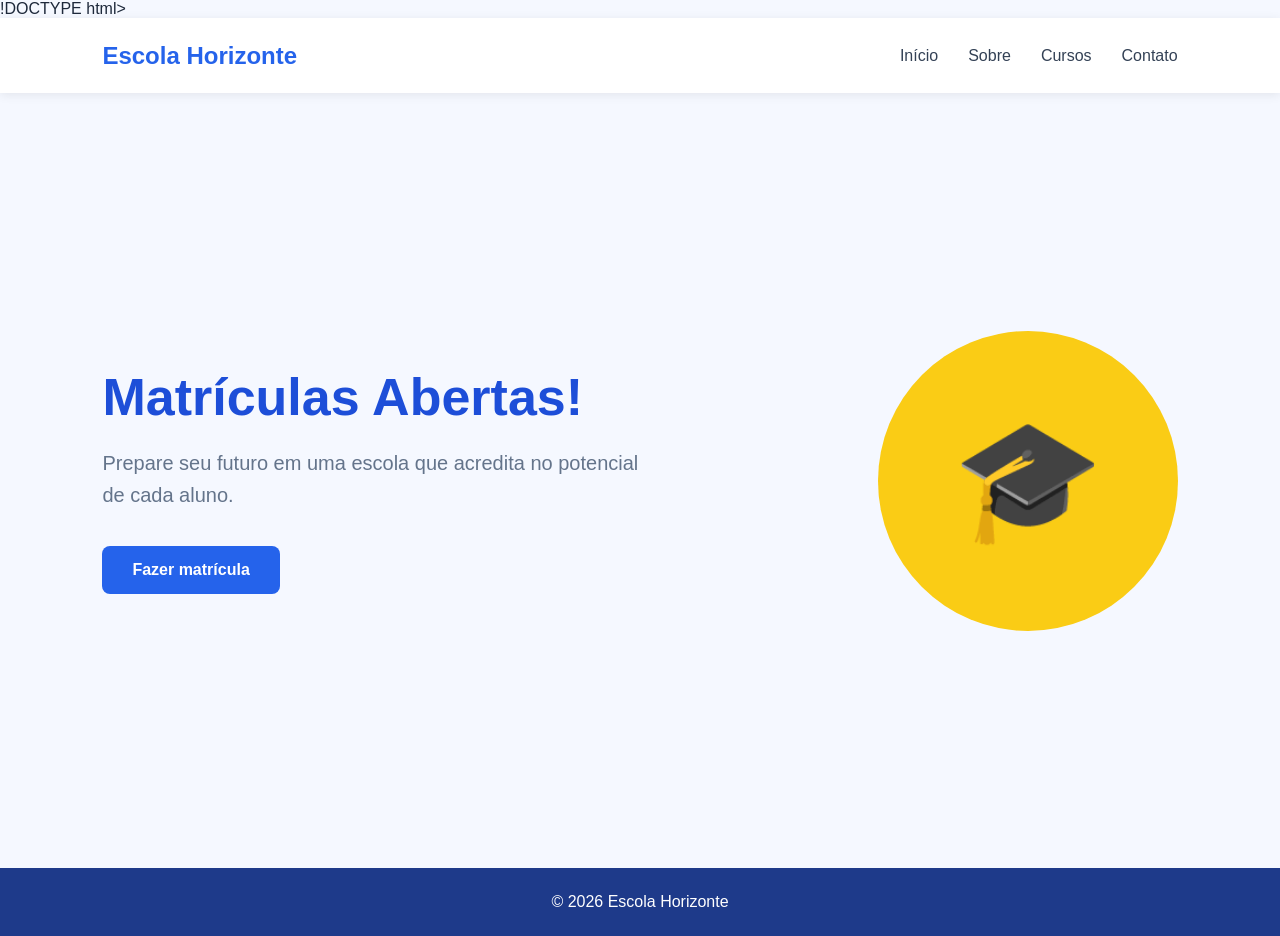
<file: index.html>
!DOCTYPE html>
<html lang="pt-BR">
<head>
    <meta charset="UTF-8">
    <meta name="viewport" content="width=device-width, initial-scale=1.0">
    <title>Escola Horizonte - Matrículas</title>
    <link rel="stylesheet" href="style.css">
</head>

<body>

    <header>
        <div class="logo">Escola Horizonte</div>

        <nav>
            <a href="#">Início</a>
            <a href="#">Sobre</a>
            <a href="#">Cursos</a>
            <a href="#">Contato</a>
        </nav>
    </header>

    <main>
        <section class="inicio">
            <div class="texto">
                <h1>Matrículas Abertas!</h1>

                <p>
                    Prepare seu futuro em uma escola que acredita
                    no potencial de cada aluno.
                </p>

                <a href="cadastro.html" class="botao">
                    Fazer matrícula
                </a>
            </div>

            <div class="imagem">
                <div class="circulo">🎓</div>
            </div>
        </section>
    </main>

    <footer>
        <p>© 2026 Escola Horizonte</p>
    </footer>

</body>
</html>
</file>
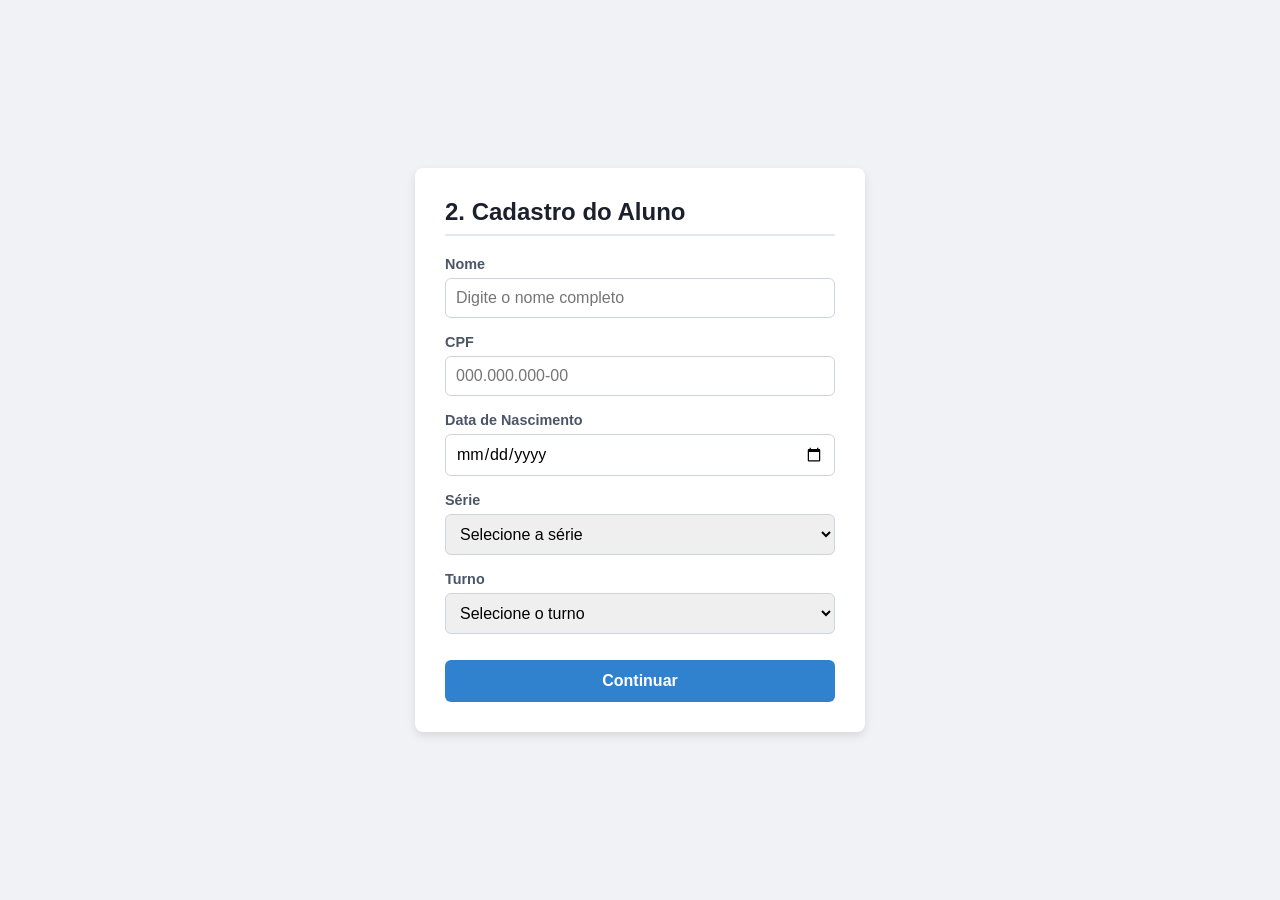
<file: cadAluno.html>
<!DOCTYPE html>
<html lang="pt-PT">
<head>
  <meta charset="UTF-8">
  <meta name="viewport" content="width=device-width, initial-scale=1.0">
  <title>Cadastro do Aluno</title>
  <style>
    * {
      box-sizing: border-box;
      margin: 0;
      padding: 0;
      font-family: Arial, sans-serif;
    }

    body {
      background-color: #f0f2f5;
      display: flex;
      justify-content: center;
      align-items: center;
      min-height: 100vh;
      padding: 20px;
    }

    .form-container {
      background: #ffffff;
      padding: 30px;
      border-radius: 8px;
      box-shadow: 0 4px 10px rgba(0, 0, 0, 0.1);
      width: 100%;
      max-width: 450px;
    }

    h2 {
      margin-bottom: 20px;
      color: #1a202c;
      font-size: 1.5rem;
      border-bottom: 2px solid #e2e8f0;
      padding-bottom: 8px;
    }

    .form-group {
      margin-bottom: 16px;
    }

    label {
      display: block;
      margin-bottom: 6px;
      font-weight: bold;
      color: #4a5568;
      font-size: 0.9rem;
    }

    input, select {
      width: 100%;
      padding: 10px;
      border: 1px solid #cbd5e0;
      border-radius: 6px;
      font-size: 1rem;
    }

    input:focus, select:focus {
      outline: none;
      border-color: #3182ce;
    }

    .btn-continuar {
      width: 100%;
      padding: 12px;
      background-color: #3182ce;
      color: white;
      border: none;
      border-radius: 6px;
      font-size: 1rem;
      font-weight: bold;
      cursor: pointer;
      margin-top: 10px;
      transition: background-color 0.2s;
    }

    .btn-continuar:hover {
      background-color: #2b6cb0;
    }
  </style>
</head>
<body>

  <div class="form-container">
    <h2>2. Cadastro do Aluno</h2>
    
    <form id="cadastroAlunoForm">
      <!-- Nome -->
      <div class="form-group">
        <label for="nome">Nome</label>
        <input type="text" id="nome" name="nome" placeholder="Digite o nome completo" required>
      </div>

      <!-- CPF -->
      <div class="form-group">
        <label for="cpf">CPF</label>
        <input type="text" id="cpf" name="cpf" placeholder="000.000.000-00" maxlength="14" required>
      </div>

      <!-- Data de Nascimento -->
      <div class="form-group">
        <label for="dataNascimento">Data de Nascimento</label>
        <input type="date" id="dataNascimento" name="dataNascimento" required>
      </div>

      <!-- Série e Turno -->
      <div class="form-group">
        <label for="serie">Série</label>
        <select id="serie" name="serie" required>
          <option value="">Selecione a série</option>
          <option value="1º Ano">1º Ano</option>
          <option value="2º Ano">2º Ano</option>
          <option value="3º Ano">3º Ano</option>
        </select>
      </div>

      <div class="form-group">
        <label for="turno">Turno</label>
        <select id="turno" name="turno" required>
          <option value="">Selecione o turno</option>
          <option value="Manhã">Manhã</option>
          <option value="Tarde">Tarde</option>
          <option value="Noite">Noite</option>
        </select>
      </div>

      <!-- Botão Continuar -->
      <button type="submit" class="btn-continuar">Continuar</button>
    </form>
  </div>

  <script>
    // Formatação automática do CPF
    const cpfInput = document.getElementById('cpf');
    cpfInput.addEventListener('input', (e) => {
      let value = e.target.value.replace(/\D/g, '');
      if (value.length > 11) value = value.slice(0, 11);
      value = value.replace(/(\d{3})(\d)/, '$1.$2');
      value = value.replace(/(\d{3})(\d)/, '$1.$2');
      value = value.replace(/(\d{3})(\d{1,2})$/, '$1-$2');
      e.target.value = value;
    });

    // Ação do Botão Continuar
    document.getElementById('cadastroAlunoForm').addEventListener('submit', (e) => {
      e.preventDefault();
      alert('Dados do aluno submetidos com sucesso!');
    });
  </script>

</body>
</html>
</file>
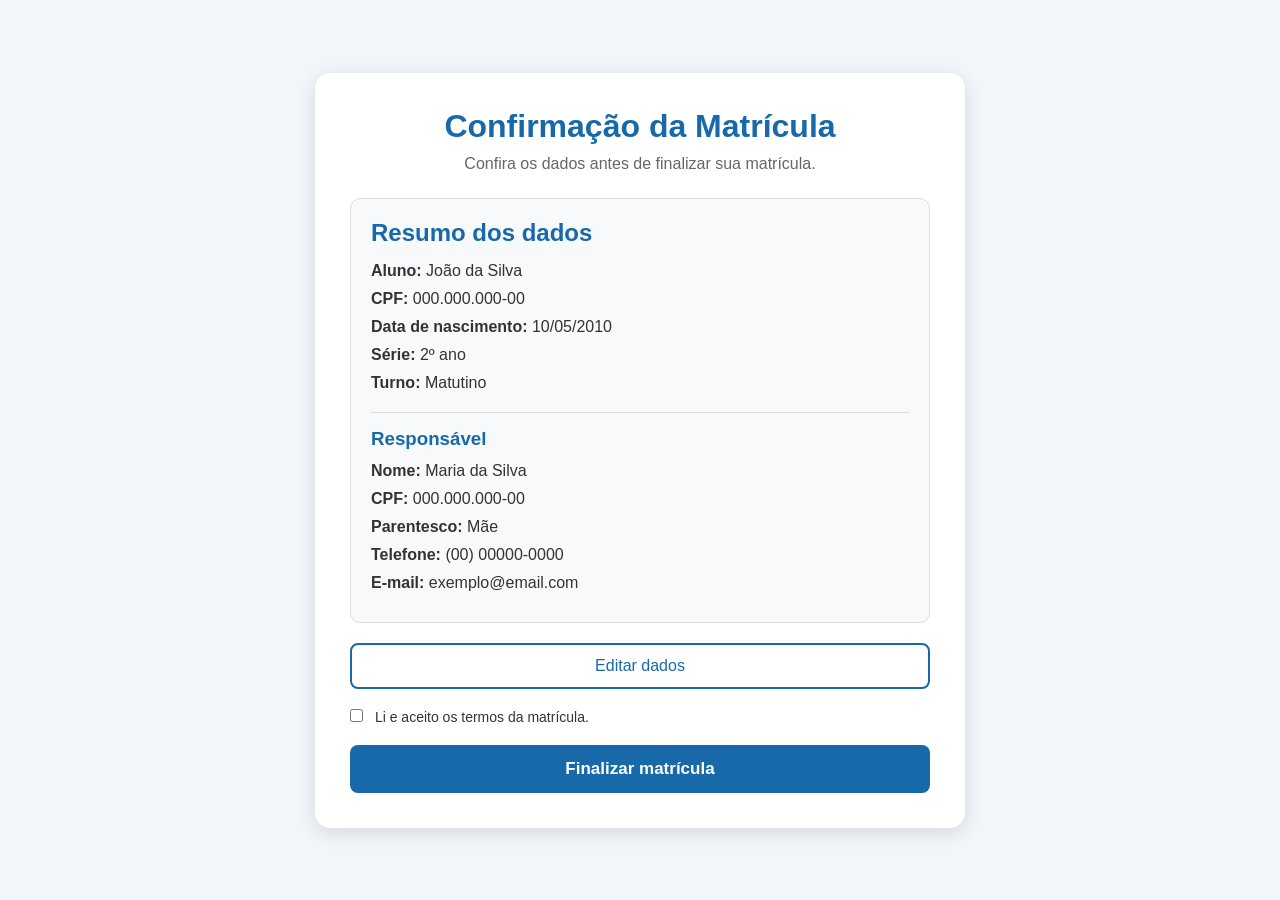
<file: Confirmacao.html>
<!DOCTYPE html>
<html lang="pt-BR">
<head>
    <meta charset="UTF-8">
    <meta name="viewport" content="width=device-width, initial-scale=1.0">
    <title>Confirmação da Matrícula</title>

    <!-- CSS -->
    <link rel="stylesheet" href="style.css">
</head>

<body>

    <div class="container">

        <div class="card">

            <h1>Confirmação da Matrícula</h1>

            <p class="subtitulo">
                Confira os dados antes de finalizar sua matrícula.
            </p>

            <!-- Resumo dos dados -->
            <div class="resumo">

                <h2>Resumo dos dados</h2>

                <div class="dados">
                    <p><strong>Aluno:</strong> João da Silva</p>
                    <p><strong>CPF:</strong> 000.000.000-00</p>
                    <p><strong>Data de nascimento:</strong> 10/05/2010</p>
                    <p><strong>Série:</strong> 2º ano</p>
                    <p><strong>Turno:</strong> Matutino</p>
                </div>

                <div class="responsavel">
                    <h3>Responsável</h3>

                    <p><strong>Nome:</strong> Maria da Silva</p>
                    <p><strong>CPF:</strong> 000.000.000-00</p>
                    <p><strong>Parentesco:</strong> Mãe</p>
                    <p><strong>Telefone:</strong> (00) 00000-0000</p>
                    <p><strong>E-mail:</strong> exemplo@email.com</p>
                </div>

            </div>

            <!-- Botão editar -->
            <button class="editar">Editar dados</button>

            <!-- Termos -->
            <div class="termos">
                <label>
                    <input type="checkbox" id="aceite">
                    Li e aceito os termos da matrícula.
                </label>
            </div>

            <!-- Finalizar -->
            <button class="finalizar" onclick="finalizarMatricula()">
                Finalizar matrícula
            </button>

            <!-- Mensagem -->
            <div id="mensagem" class="mensagem">
                Matrícula concluída com sucesso!
            </div>

        </div>

    </div>

    <script>
        function finalizarMatricula() {

            const aceite = document.getElementById("aceite");
            const mensagem = document.getElementById("mensagem");

            if (!aceite.checked) {
                alert("Você precisa aceitar os termos da matrícula.");
                return;
            }

            mensagem.style.display = "block";
        }
    </script>

</body>
</html>

<style>
* {
    margin: 0;
    padding: 0;
    box-sizing: border-box;
}

body {
    font-family: Arial, sans-serif;
    background-color: #f2f6fa;
    color: #333;
}

.container {
    width: 100%;
    min-height: 100vh;

    display: flex;
    justify-content: center;
    align-items: center;

    padding: 30px;
}

.card {
    width: 100%;
    max-width: 650px;

    background-color: white;
    padding: 35px;

    border-radius: 15px;

    box-shadow: 0 5px 20px rgba(0, 0, 0, 0.12);
}

h1 {
    text-align: center;
    color: #1769aa;
    margin-bottom: 10px;
}

.subtitulo {
    text-align: center;
    color: #666;
    margin-bottom: 25px;
}

.resumo {
    background-color: #f7f9fb;
    border: 1px solid #ddd;
    border-radius: 10px;

    padding: 20px;
}

.resumo h2 {
    color: #1769aa;
    margin-bottom: 15px;
}

.dados p,
.responsavel p {
    margin-bottom: 10px;
}

.responsavel {
    margin-top: 20px;
    padding-top: 15px;

    border-top: 1px solid #ddd;
}

.responsavel h3 {
    color: #1769aa;
    margin-bottom: 12px;
}

.editar {
    width: 100%;
    padding: 12px;

    margin-top: 20px;

    background-color: white;
    color: #1769aa;

    border: 2px solid #1769aa;
    border-radius: 8px;

    font-size: 16px;
    cursor: pointer;
}

.editar:hover {
    background-color: #1769aa;
    color: white;
}

.termos {
    margin: 20px 0;
    font-size: 14px;
}

.termos input {
    margin-right: 8px;
}

.finalizar {
    width: 100%;
    padding: 14px;

    background-color: #1769aa;
    color: white;

    border: none;
    border-radius: 8px;

    font-size: 17px;
    font-weight: bold;

    cursor: pointer;
}

.finalizar:hover {
    background-color: #0d4f82;
}

.mensagem {
    display: none;

    margin-top: 20px;
    padding: 15px;

    text-align: center;

    background-color: #e8f5e9;
    color: #2e7d32;

    border: 1px solid #81c784;
    border-radius: 8px;

    font-weight: bold;
}
</file>
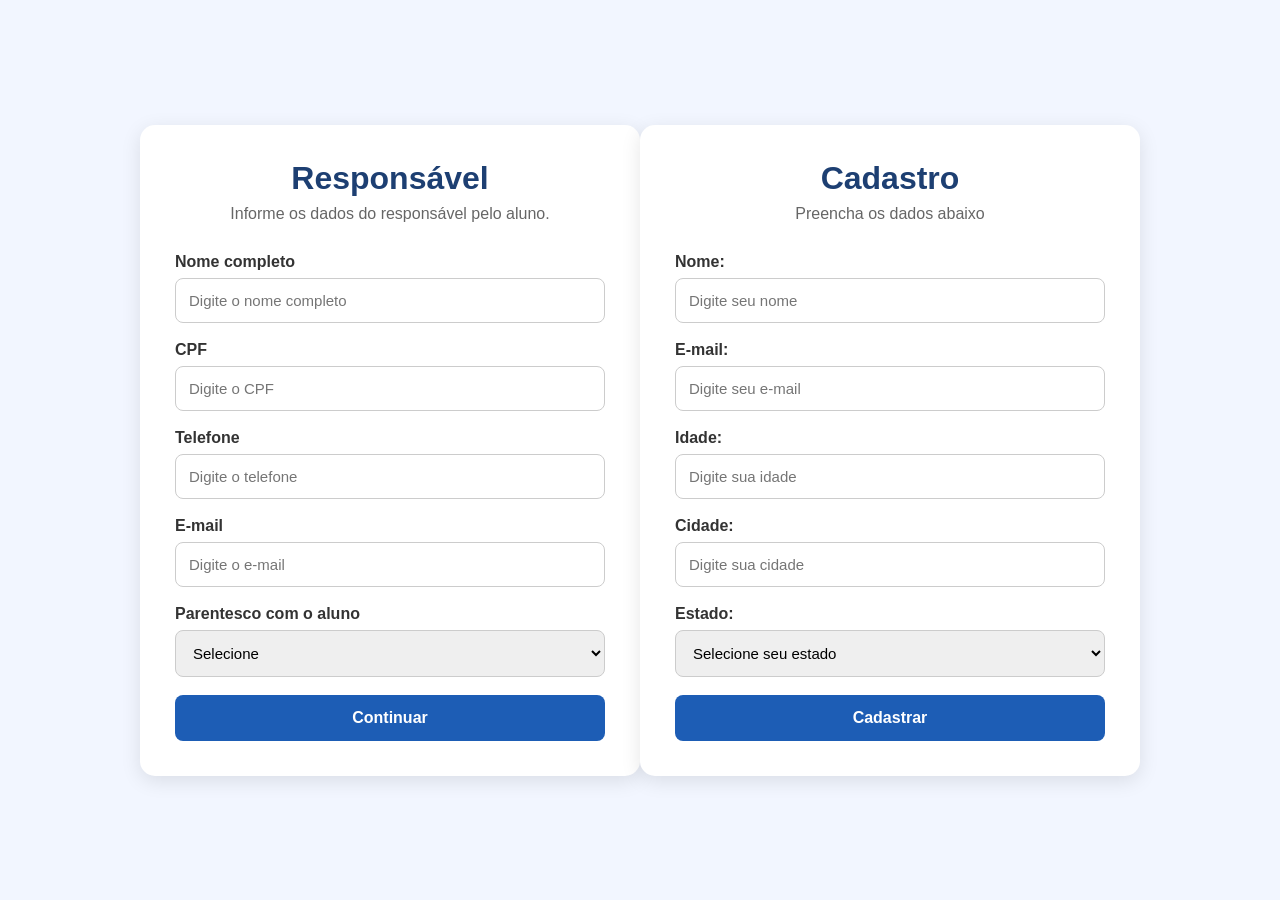
<file: responsavel.htm>
<!DOCTYPE html>
<html lang="pt-BR">
<head>
    <meta charset="UTF-8">
    <meta name="viewport" content="width=device-width, initial-scale=1.0">
    <title>Responsável - Matrícula</title>
    <link rel="stylesheet" href="style.css">
</head>

<body>

    <div class="container">

        <div class="formulario">

            <h1>Responsável</h1>

            <p class="subtitulo">
                Informe os dados do responsável pelo aluno.
            </p>

            <form id="formResponsavel">

                <div class="campo">
                    <label for="nome">Nome completo</label>
                    <input 
                        type="text" 
                        id="nome" 
                        name="nome"
                        placeholder="Digite o nome completo" 
                        required
                    >
                </div>

                <div class="campo">
                    <label for="cpf">CPF</label>
                    <input 
                        type="text" 
                        id="cpf" 
                        name="cpf"
                        placeholder="Digite o CPF"
                        maxlength="14"
                        required
                    >
                </div>

                <div class="campo">
                    <label for="telefone">Telefone</label>
                    <input 
                        type="tel" 
                        id="telefone" 
                        name="telefone"
                        placeholder="Digite o telefone"
                        required
                    >
                </div>

                <div class="campo">
                    <label for="email">E-mail</label>
                    <input 
                        type="email" 
                        id="email" 
                        name="email"
                        placeholder="Digite o e-mail"
                    >
                </div>

                <div class="campo">
                    <label for="parentesco">Parentesco com o aluno</label>
                    <select id="parentesco" name="parentesco" required>
                        <option value="">Selecione</option>
                        <option value="mae">Mãe</option>
                        <option value="pai">Pai</option>
                        <option value="responsavel">Outro responsável</option>
                    </select>
                </div>

                <button type="submit">Continuar</button>

            </form>

        </div>

    </div>

</body>
</html>
    <style> * { margin: 0;
     padding: 0;
      box-sizing: border-box;
       } body { font-family: Arial, sans-serif;
        background: #f2f6ff;
         min-height: 100vh; display: flex;
          justify-content: center;
           align-items: center;
            padding: 20px;
             } .container { width: 100%;
              max-width: 500px;
               } .formulario { background: white;
                padding: 35px;
                 border-radius: 15px;
                  box-shadow: 0 5px 20px rgba(0, 0, 0, 0.10);
                   } h1 { text-align: center; color: #1d3f72; margin-bottom: 8px; } .subtitulo { text-align: center; color: #666; margin-bottom: 30px; } .campo { margin-bottom: 18px; } label { display: block; margin-bottom: 7px; font-weight: bold; color: #333; } input, select { width: 100%; padding: 13px; border: 1px solid #ccc; border-radius: 8px; font-size: 15px; outline: none; } input:focus, select:focus { border-color: #1d5db5; } button { width: 100%; padding: 14px; background: #1d5db5; color: white; border: none; border-radius: 8px; font-size: 16px; font-weight: bold; cursor: pointer; } button:hover { background: #16498d; } </style> </head> <body> <div class="container"> <form class="formulario"> <h1>Cadastro</h1> <p class="subtitulo"> Preencha os dados abaixo </p> <div class="campo"> <label for="nome">Nome:</label> <input type="text" id="nome" name="nome" placeholder="Digite seu nome" > </div> <div class="campo"> <label for="email">E-mail:</label> <input type="email" id="email" name="email" placeholder="Digite seu e-mail" > </div> <div class="campo"> <label for="idade">Idade:</label> <input type="number" id="idade" name="idade" placeholder="Digite sua idade" > </div> <div class="campo"> <label for="cidade">Cidade:</label> <input type="text" id="cidade" name="cidade" placeholder="Digite sua cidade" > </div> <div class="campo"> <label for="estado">Estado:</label> <select id="estado" name="estado"> <option value="">Selecione seu estado</option> <option value="PI">Piauí</option> <option value="MT">Mato Grosso</option> <option value="SP">São Paulo</option> <option value="RJ">Rio de Janeiro</option> <option value="MG">Minas Gerais</option> <option value="BA">Bahia</option> <option value="PR">Paraná</option> <option value="SC">Santa Catarina</option> <option value="RS">Rio Grande do Sul</option> </select> </div> <button type="submit"> Cadastrar </button> </form> </div>
</file>
<file: style.css>
* {
    margin: 0;
    padding: 0;
    box-sizing: border-box;
}

body {
    font-family: Arial, sans-serif;
    background-color: #f5f8ff;
    color: #1e293b;
}

header {
    height: 75px;
    padding: 0 8%;
    display: flex;
    align-items: center;
    justify-content: space-between;
    background-color: white;
    box-shadow: 0 2px 10px rgba(0,0,0,0.08);
}

.logo {
    font-size: 24px;
    font-weight: bold;
    color: #2563eb;
}

nav {
    display: flex;
    gap: 30px;
}

nav a {
    text-decoration: none;
    color: #334155;
    font-weight: 500;
}

nav a:hover {
    color: #2563eb;
}

.inicio {
    min-height: calc(100vh - 125px);
    padding: 60px 8%;
    display: flex;
    align-items: center;
    justify-content: space-between;
    gap: 50px;
}

.texto {
    max-width: 550px;
}

.texto h1 {
    font-size: 52px;
    color: #1d4ed8;
    margin-bottom: 20px;
}

.texto p {
    font-size: 20px;
    line-height: 1.6;
    margin-bottom: 35px;
    color: #64748b;
}

.botao {
    display: inline-block;
    padding: 15px 30px;
    background-color: #2563eb;
    color: white;
    text-decoration: none;
    border-radius: 8px;
    font-weight: bold;
}

.botao:hover {
    background-color: #1d4ed8;
}

.imagem {
    display: flex;
    justify-content: center;
    align-items: center;
}

.circulo {
    width: 300px;
    height: 300px;
    border-radius: 50%;
    background-color: #facc15;
    display: flex;
    justify-content: center;
    align-items: center;
    font-size: 120px;
}

footer {
    text-align: center;
    padding: 25px;
    background-color: #1e3a8a;
    color: white;
}
</file>
